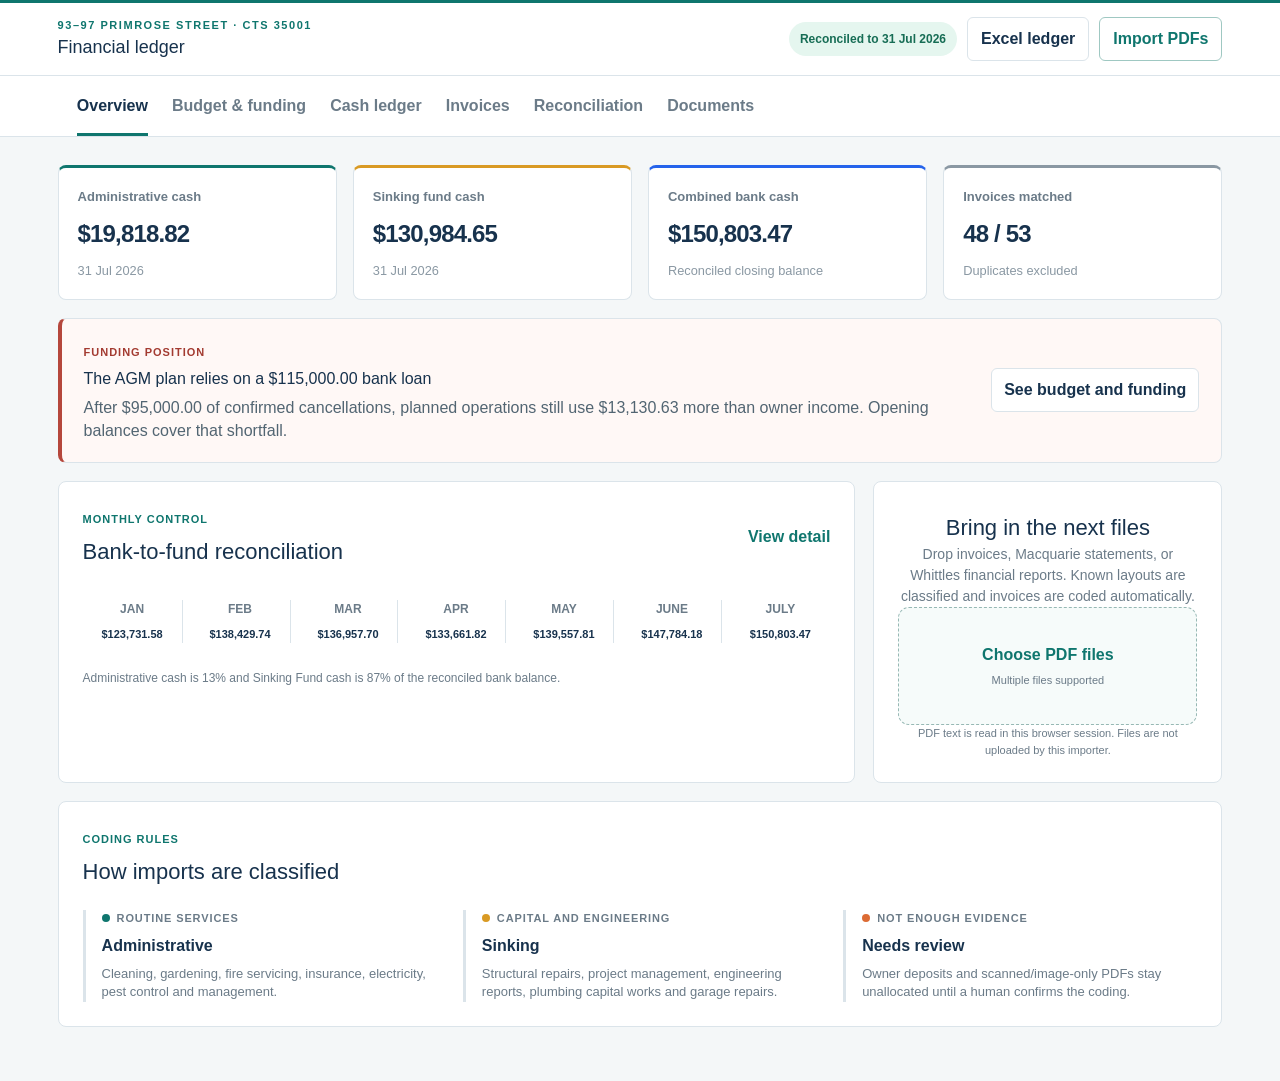
<file: index.html>
<!DOCTYPE html><html lang="en"><head><meta charSet="utf-8"/><meta name="viewport" content="width=device-width, initial-scale=1"/><link rel="stylesheet" href="/_next/static/css/index.BSUaLO3h.css" data-rsc-css-href="/_next/static/css/index.BSUaLO3h.css" data-precedence="vite-rsc/importer-resources"/><link rel="modulepreload" fetchPriority="low" href="/_next/static/chunks/index-C8tjTzdc.js"/><script src="/_next/static/chunks/rolldown-runtime-C60lm6uB.js" type="module" async=""></script><script src="/_next/static/chunks/framework-BgSIrAUN.js" type="module" async=""></script><link rel="modulepreload" href="/_next/static/chunks/layout-segment-context-CcxpTZ3N.js" crossorigin=""/><link rel="modulepreload" href="/_next/static/chunks/page-TRS8SsIN.js" crossorigin=""/><title>CTS 35001 Financial Ledger</title><meta name="description" content="Reconciled body corporate invoice, fund and bank-statement ledger."/><script>Object.assign(((self[Symbol.for("vinext.navigationRuntime")]??={bootstrap:{routeManifest:null},functions:{}}).bootstrap.rsc??={rsc:[]}),{params:{},nav:{"pathname":"/","searchParams":[]}})</script><link rel="modulepreload" href="/_next/static/chunks/index-C8tjTzdc.js" />
<link rel="preload" href="/_next/static/_vinext_fonts/geist-8ac0455e797f/geist-98bbbccb.woff2" as="font" type="font/woff2" crossorigin />
<link rel="preload" href="/_next/static/_vinext_fonts/geist-mono-00e989178794/geist-mono-013b2f2f.woff2" as="font" type="font/woff2" crossorigin />
<style data-vinext-fonts>/* cyrillic-ext */
@font-face {
  font-family: 'Geist';
  font-style: normal;
  font-weight: 100 900;
  font-display: swap;
  src: url(/_next/static/_vinext_fonts/geist-8ac0455e797f/geist-ff2310f5.woff2) format('woff2');
  unicode-range: U+0460-052F, U+1C80-1C8A, U+20B4, U+2DE0-2DFF, U+A640-A69F, U+FE2E-FE2F;
}
/* cyrillic */
@font-face {
  font-family: 'Geist';
  font-style: normal;
  font-weight: 100 900;
  font-display: swap;
  src: url(/_next/static/_vinext_fonts/geist-8ac0455e797f/geist-875ccdd4.woff2) format('woff2');
  unicode-range: U+0301, U+0400-045F, U+0490-0491, U+04B0-04B1, U+2116;
}
/* vietnamese */
@font-face {
  font-family: 'Geist';
  font-style: normal;
  font-weight: 100 900;
  font-display: swap;
  src: url(/_next/static/_vinext_fonts/geist-8ac0455e797f/geist-52306abf.woff2) format('woff2');
  unicode-range: U+0102-0103, U+0110-0111, U+0128-0129, U+0168-0169, U+01A0-01A1, U+01AF-01B0, U+0300-0301, U+0303-0304, U+0308-0309, U+0323, U+0329, U+1EA0-1EF9, U+20AB;
}
/* latin-ext */
@font-face {
  font-family: 'Geist';
  font-style: normal;
  font-weight: 100 900;
  font-display: swap;
  src: url(/_next/static/_vinext_fonts/geist-8ac0455e797f/geist-001175b1.woff2) format('woff2');
  unicode-range: U+0100-02BA, U+02BD-02C5, U+02C7-02CC, U+02CE-02D7, U+02DD-02FF, U+0304, U+0308, U+0329, U+1D00-1DBF, U+1E00-1E9F, U+1EF2-1EFF, U+2020, U+20A0-20AB, U+20AD-20C0, U+2113, U+2C60-2C7F, U+A720-A7FF;
}
/* latin */
@font-face {
  font-family: 'Geist';
  font-style: normal;
  font-weight: 100 900;
  font-display: swap;
  src: url(/_next/static/_vinext_fonts/geist-8ac0455e797f/geist-98bbbccb.woff2) format('woff2');
  unicode-range: U+0000-00FF, U+0131, U+0152-0153, U+02BB-02BC, U+02C6, U+02DA, U+02DC, U+0304, U+0308, U+0329, U+2000-206F, U+20AC, U+2122, U+2191, U+2193, U+2212, U+2215, U+FEFF, U+FFFD;
}

@font-face {
  font-family: 'Geist Fallback';
  src: local("Arial");
  ascent-override: 95.94%;
  descent-override: 28.16%;
  line-gap-override: 0.00%;
  size-adjust: 104.76%;
}

.__font_geist_19ysh9d { font-family: 'Geist', 'Geist Fallback'; font-style: normal; }

.__variable_geist_19ysh9d { --font-geist-sans: 'Geist', 'Geist Fallback'; }

/* cyrillic-ext */
@font-face {
  font-family: 'Geist Mono';
  font-style: normal;
  font-weight: 100 900;
  font-display: swap;
  src: url(/_next/static/_vinext_fonts/geist-mono-00e989178794/geist-mono-f6b33328.woff2) format('woff2');
  unicode-range: U+0460-052F, U+1C80-1C8A, U+20B4, U+2DE0-2DFF, U+A640-A69F, U+FE2E-FE2F;
}
/* cyrillic */
@font-face {
  font-family: 'Geist Mono';
  font-style: normal;
  font-weight: 100 900;
  font-display: swap;
  src: url(/_next/static/_vinext_fonts/geist-mono-00e989178794/geist-mono-44e03052.woff2) format('woff2');
  unicode-range: U+0301, U+0400-045F, U+0490-0491, U+04B0-04B1, U+2116;
}
/* symbols2 */
@font-face {
  font-family: 'Geist Mono';
  font-style: normal;
  font-weight: 100 900;
  font-display: swap;
  src: url(/_next/static/_vinext_fonts/geist-mono-00e989178794/geist-mono-0638449e.woff2) format('woff2');
  unicode-range: U+2000-2001, U+2004-2008, U+200A, U+23B8-23BD, U+2500-259F;
}
/* vietnamese */
@font-face {
  font-family: 'Geist Mono';
  font-style: normal;
  font-weight: 100 900;
  font-display: swap;
  src: url(/_next/static/_vinext_fonts/geist-mono-00e989178794/geist-mono-971fb274.woff2) format('woff2');
  unicode-range: U+0102-0103, U+0110-0111, U+0128-0129, U+0168-0169, U+01A0-01A1, U+01AF-01B0, U+0300-0301, U+0303-0304, U+0308-0309, U+0323, U+0329, U+1EA0-1EF9, U+20AB;
}
/* latin-ext */
@font-face {
  font-family: 'Geist Mono';
  font-style: normal;
  font-weight: 100 900;
  font-display: swap;
  src: url(/_next/static/_vinext_fonts/geist-mono-00e989178794/geist-mono-44745446.woff2) format('woff2');
  unicode-range: U+0100-02BA, U+02BD-02C5, U+02C7-02CC, U+02CE-02D7, U+02DD-02FF, U+0304, U+0308, U+0329, U+1D00-1DBF, U+1E00-1E9F, U+1EF2-1EFF, U+2020, U+20A0-20AB, U+20AD-20C0, U+2113, U+2C60-2C7F, U+A720-A7FF;
}
/* latin */
@font-face {
  font-family: 'Geist Mono';
  font-style: normal;
  font-weight: 100 900;
  font-display: swap;
  src: url(/_next/static/_vinext_fonts/geist-mono-00e989178794/geist-mono-013b2f2f.woff2) format('woff2');
  unicode-range: U+0000-00FF, U+0131, U+0152-0153, U+02BB-02BC, U+02C6, U+02DA, U+02DC, U+0304, U+0308, U+0329, U+2000-206F, U+20AC, U+2122, U+2191, U+2193, U+2212, U+2215, U+FEFF, U+FFFD;
}

@font-face {
  font-family: 'Geist Mono Fallback';
  src: local("Arial");
  ascent-override: 74.67%;
  descent-override: 21.92%;
  line-gap-override: 0.00%;
  size-adjust: 134.59%;
}

.__font_geist_mono_1001rt9 { font-family: 'Geist Mono', 'Geist Mono Fallback'; font-style: normal; }

.__variable_geist_mono_1001rt9 { --font-geist-mono: 'Geist Mono', 'Geist Mono Fallback'; }
</style>
</head><body class="__variable_geist_19ysh9d __variable_geist_mono_1001rt9 antialiased"><main class="loading"><span>Preparing reconciled ledger…</span></main><script type="module" src="/_next/static/chunks/index-C8tjTzdc.js" id="_R_" async=""></script><script>((self[Symbol.for("vinext.navigationRuntime")]??={bootstrap:{routeManifest:null},functions:{}}).bootstrap.rsc??={rsc:[]}).rsc.push("2:I[\"48913baa60ea\",[],\"Children\",1]\n")</script><script>((self[Symbol.for("vinext.navigationRuntime")]??={bootstrap:{routeManifest:null},functions:{}}).bootstrap.rsc??={rsc:[]}).rsc.push("3:I[\"0b63d72dce85\",[],\"GlobalErrorBoundary\",1]\n")</script><script>((self[Symbol.for("vinext.navigationRuntime")]??={bootstrap:{routeManifest:null},functions:{}}).bootstrap.rsc??={rsc:[]}).rsc.push("4:I[\"2e7a74b14406\",[],\"default\",1]\n")</script><script>((self[Symbol.for("vinext.navigationRuntime")]??={bootstrap:{routeManifest:null},functions:{}}).bootstrap.rsc??={rsc:[]}).rsc.push("5:I[\"0b63d72dce85\",[],\"ErrorBoundary\",1]\n")</script><script>((self[Symbol.for("vinext.navigationRuntime")]??={bootstrap:{routeManifest:null},functions:{}}).bootstrap.rsc??={rsc:[]}).rsc.push("6:I[\"11960209a8f5\",[],\"LayoutSegmentProvider\",1]\n")</script><script>((self[Symbol.for("vinext.navigationRuntime")]??={bootstrap:{routeManifest:null},functions:{}}).bootstrap.rsc??={rsc:[]}).rsc.push("7:I[\"48913baa60ea\",[],\"Slot\",1]\n")</script><script>((self[Symbol.for("vinext.navigationRuntime")]??={bootstrap:{routeManifest:null},functions:{}}).bootstrap.rsc??={rsc:[]}).rsc.push("8:I[\"787b601c93ac\",[],\"AppRouterScrollTarget\",1]\n")</script><script>((self[Symbol.for("vinext.navigationRuntime")]??={bootstrap:{routeManifest:null},functions:{}}).bootstrap.rsc??={rsc:[]}).rsc.push("9:I[\"0b63d72dce85\",[],\"RedirectBoundary\",1]\n")</script><script>((self[Symbol.for("vinext.navigationRuntime")]??={bootstrap:{routeManifest:null},functions:{}}).bootstrap.rsc??={rsc:[]}).rsc.push(":HL[\"/_next/static/css/index.BSUaLO3h.css\",\"style\"     ]\n")</script><script>((self[Symbol.for("vinext.navigationRuntime")]??={bootstrap:{routeManifest:null},functions:{}}).bootstrap.rsc??={rsc:[]}).rsc.push("0:{\"__route\":\"route:/\",\"__interceptionContext\":null,\"__layoutIds\":[\"layout:/\"],\"__rootLayout\":\"/\",\"__sourcePage\":\"/page\",\"page:/\":\"$L1\",\"layout:/\":[[[[\"$\",\"link\",\"css:/_next/static/css/index.BSUaLO3h.css\",{\"rel\":\"stylesheet\",\"precedence\":\"vite-rsc/importer-resources\",\"href\":\"/_next/static/css/index.BSUaLO3h.css\",\"data-rsc-css-href\":\"/_next/static/css/index.BSUaLO3h.css\"}],\"$undefined\"],[\"$\",\"html\",null,{\"lang\":\"en\",\"children\":[\"$\",\"body\",null,{\"className\":\"__variable_geist_19ysh9d __variable_geist_mono_1001rt9 antialiased\",\"children\":[\"$\",\"$L2\",null,{}]}]}]],null],\"route:/\":[[[\"$\",\"meta\",null,{\"charSet\":\"utf-8\"}],[[\"$\",\"title\",\"0\",{\"children\":\"CTS 35001 Financial Ledger\"}],[\"$\",\"meta\",\"1\",{\"name\":\"description\",\"content\":\"Reconciled body corporate invoice, fund and bank-statement ledger.\"}]],[[\"$\",\"meta\",\"0\",{\"name\":\"viewport\",\"content\":\"width=device-width, initial-scale=1\"}]]],[\"$\",\"$L3\",null,{\"fallback\":\"$4\",\"children\":[\"$\",\"$L5\",null,{\"fallback\":\"$4\",\"children\":[\"$\",\"$L6\",null,{\"providerId\":\"layout:/\",\"segmentMap\":{\"children\":[]},\"children\":[\"$\",\"$L7\",null,{\"id\":\"layout:/\",\"parallelSlots\":\"$undefined\",\"children\":[\"$\",\"$L8\",null,{\"children\":[\"$\",\"$L9\",null,{\"children\":[[\"$\",\"$L6\",null,{\"providerId\":\"page:/\",\"segmentMap\":{\"children\":[\"__PAGE__\"]},\"children\":[\"$\",\"$L7\",null,{\"id\":\"page:/\"}]}],null]}]}]}]}]}]}],null,null],\"__layoutFlags\":{\"layout:/\":\"s\"},\"__artifactCompatibility\":{\"schemaVersion\":1,\"graphVersion\":\"app-route-graph:1177fd80f83fa7b0\",\"deploymentVersion\":\"288502f6-641b-46a4-9162-d0debb09c847\",\"appElementsSchemaVersion\":1,\"rscPayloadSchemaVersion\":1,\"rootBoundaryId\":\"/\",\"renderEpoch\":null},\"__renderObservation\":{\"schemaVersion\":1,\"output\":{\"kind\":\"app-rsc\",\"mountedSlotsFingerprint\":null,\"renderEpoch\":null,\"rootBoundaryId\":\"/\",\"routeId\":\"route:/\"},\"completeness\":\"partial\",\"boundaryOutcome\":{\"kind\":\"unknown\"},\"requestApis\":[{\"kind\":\"connection\",\"status\":\"unknown\"},{\"kind\":\"cookies\",\"status\":\"unknown\"},{\"kind\":\"draftMode\",\"status\":\"unknown\"},{\"kind\":\"headers\",\"status\":\"unknown\"},{\"kind\":\"params\",\"status\":\"unknown\"},{\"kind\":\"searchParams\",\"status\":\"unknown\"}],\"dynamicFetches\":[],\"cacheTags\":[\"/\",\"_N_T_/\",\"_N_T_/index\",\"_N_T_/layout\",\"_N_T_/page\"],\"pathTags\":[\"/\"],\"cacheability\":\"unknown\",\"downgrade\":{\"target\":\"freshRender\",\"reasons\":[{\"code\":\"CP_DOWNGRADE_CACHEABILITY_UNKNOWN\",\"target\":\"freshRender\"},{\"code\":\"CP_DOWNGRADE_INCOMPLETE_OBSERVATION\",\"completeness\":\"partial\",\"target\":\"freshRender\"},{\"code\":\"CP_DOWNGRADE_UNKNOWN_REQUEST_API\",\"requestApi\":\"connection\",\"target\":\"freshRender\"},{\"code\":\"CP_DOWNGRADE_UNKNOWN_REQUEST_API\",\"requestApi\":\"cookies\",\"target\":\"freshRender\"},{\"code\":\"CP_DOWNGRADE_UNKNOWN_REQUEST_API\",\"requestApi\":\"draftMode\",\"target\":\"freshRender\"},{\"code\":\"CP_DOWNGRADE_UNKNOWN_REQUEST_API\",\"requestApi\":\"headers\",\"target\":\"freshRender\"},{\"code\":\"CP_DOWNGRADE_UNKNOWN_REQUEST_API\",\"requestApi\":\"params\",\"target\":\"freshRender\"},{\"code\":\"CP_DOWNGRADE_UNKNOWN_REQUEST_API\",\"requestApi\":\"searchParams\",\"target\":\"freshRender\"}],\"fallback\":{\"kind\":\"breakerFallback\",\"code\":\"CP_PRIVATE_DYNAMIC_DOWNGRADE\",\"mode\":\"renderFresh\",\"scope\":\"affectedOutput\",\"fields\":{\"reasonCodes\":[\"CP_DOWNGRADE_CACHEABILITY_UNKNOWN\",\"CP_DOWNGRADE_INCOMPLETE_OBSERVATION\",\"CP_DOWNGRADE_UNKNOWN_REQUEST_API\",\"CP_DOWNGRADE_UNKNOWN_REQUEST_API\",\"CP_DOWNGRADE_UNKNOWN_REQUEST_API\",\"CP_DOWNGRADE_UNKNOWN_REQUEST_API\",\"CP_DOWNGRADE_UNKNOWN_REQUEST_API\",\"CP_DOWNGRADE_UNKNOWN_REQUEST_API\"],\"target\":\"freshRender\"}},\"isPublicCacheCandidate\":false}}}\n")</script><script>((self[Symbol.for("vinext.navigationRuntime")]??={bootstrap:{routeManifest:null},functions:{}}).bootstrap.rsc??={rsc:[]}).rsc.push("a:I[\"6efdf509a785\",[],\"default\",1]\n")</script><script>((self[Symbol.for("vinext.navigationRuntime")]??={bootstrap:{routeManifest:null},functions:{}}).bootstrap.rsc??={rsc:[]}).rsc.push("1:[\"$\",\"$La\",null,{\"params\":\"$@b\",\"searchParams\":\"$@c\"}]\n")</script><script>((self[Symbol.for("vinext.navigationRuntime")]??={bootstrap:{routeManifest:null},functions:{}}).bootstrap.rsc??={rsc:[]}).rsc.push("b:{}\n")</script><script>((self[Symbol.for("vinext.navigationRuntime")]??={bootstrap:{routeManifest:null},functions:{}}).bootstrap.rsc??={rsc:[]}).rsc.push("c:{}\n")</script><script>Object.assign(((self[Symbol.for("vinext.navigationRuntime")]??={bootstrap:{routeManifest:null},functions:{}}).bootstrap.rsc??={rsc:[]}),{"initialCacheKind":"dynamic"});((self[Symbol.for("vinext.navigationRuntime")]??={bootstrap:{routeManifest:null},functions:{}}).bootstrap.rsc??={rsc:[]}).done=true</script></body></html>
</file>
<file: _next/static/css/index.BSUaLO3h.css>
/*! tailwindcss v4.2.1 | MIT License | https://tailwindcss.com */
@layer properties{@supports (((-webkit-hyphens:none)) and (not (margin-trim:inline))) or ((-moz-orient:inline) and (not (color:rgb(from red r g b)))){*,:before,:after{--tw-border-style:solid}::backdrop{--tw-border-style:solid}}}@layer theme{:root,:host{--font-sans:ui-sans-serif, system-ui, sans-serif, "Apple Color Emoji", "Segoe UI Emoji", "Segoe UI Symbol", "Noto Color Emoji";--font-mono:ui-monospace, SFMono-Regular, Menlo, Monaco, Consolas, "Liberation Mono", "Courier New", monospace;--spacing:.25rem;--default-font-family:var(--font-sans);--default-mono-font-family:var(--font-mono)}}@layer base{*,:after,:before{box-sizing:border-box;border:0 solid;margin:0;padding:0}::backdrop{box-sizing:border-box;border:0 solid;margin:0;padding:0}::file-selector-button{box-sizing:border-box;border:0 solid;margin:0;padding:0}html,:host{-webkit-text-size-adjust:100%;tab-size:4;line-height:1.5;font-family:var(--default-font-family,ui-sans-serif, system-ui, sans-serif, "Apple Color Emoji", "Segoe UI Emoji", "Segoe UI Symbol", "Noto Color Emoji");font-feature-settings:var(--default-font-feature-settings,normal);font-variation-settings:var(--default-font-variation-settings,normal);-webkit-tap-highlight-color:transparent}hr{height:0;color:inherit;border-top-width:1px}abbr:where([title]){-webkit-text-decoration:underline dotted;text-decoration:underline dotted}h1,h2,h3,h4,h5,h6{font-size:inherit;font-weight:inherit}a{color:inherit;-webkit-text-decoration:inherit;-webkit-text-decoration:inherit;-webkit-text-decoration:inherit;-webkit-text-decoration:inherit;text-decoration:inherit}b,strong{font-weight:bolder}code,kbd,samp,pre{font-family:var(--default-mono-font-family,ui-monospace, SFMono-Regular, Menlo, Monaco, Consolas, "Liberation Mono", "Courier New", monospace);font-feature-settings:var(--default-mono-font-feature-settings,normal);font-variation-settings:var(--default-mono-font-variation-settings,normal);font-size:1em}small{font-size:80%}sub,sup{vertical-align:baseline;font-size:75%;line-height:0;position:relative}sub{bottom:-.25em}sup{top:-.5em}table{text-indent:0;border-color:inherit;border-collapse:collapse}:-moz-focusring{outline:auto}progress{vertical-align:baseline}summary{display:list-item}ol,ul,menu{list-style:none}img,svg,video,canvas,audio,iframe,embed,object{vertical-align:middle;display:block}img,video{max-width:100%;height:auto}button,input,select,optgroup,textarea{font:inherit;font-feature-settings:inherit;font-variation-settings:inherit;letter-spacing:inherit;color:inherit;opacity:1;background-color:#0000;border-radius:0}::file-selector-button{font:inherit;font-feature-settings:inherit;font-variation-settings:inherit;letter-spacing:inherit;color:inherit;opacity:1;background-color:#0000;border-radius:0}:where(select:is([multiple],[size])) optgroup{font-weight:bolder}:where(select:is([multiple],[size])) optgroup option{padding-inline-start:20px}::file-selector-button{margin-inline-end:4px}::placeholder{opacity:1}@supports (not ((-webkit-appearance:-apple-pay-button))) or (contain-intrinsic-size:1px){::placeholder{color:currentColor}@supports (color:color-mix(in lab, red, red)){::placeholder{color:color-mix(in oklab, currentcolor 50%, transparent)}}}textarea{resize:vertical}::-webkit-search-decoration{-webkit-appearance:none}::-webkit-date-and-time-value{min-height:1lh;text-align:inherit}::-webkit-datetime-edit{display:inline-flex}::-webkit-datetime-edit-fields-wrapper{padding:0}::-webkit-datetime-edit{padding-block:0}::-webkit-datetime-edit-year-field{padding-block:0}::-webkit-datetime-edit-month-field{padding-block:0}::-webkit-datetime-edit-day-field{padding-block:0}::-webkit-datetime-edit-hour-field{padding-block:0}::-webkit-datetime-edit-minute-field{padding-block:0}::-webkit-datetime-edit-second-field{padding-block:0}::-webkit-datetime-edit-millisecond-field{padding-block:0}::-webkit-datetime-edit-meridiem-field{padding-block:0}::-webkit-calendar-picker-indicator{line-height:1}:-moz-ui-invalid{box-shadow:none}button,input:where([type=button],[type=reset],[type=submit]){-webkit-appearance:button;appearance:button}::file-selector-button{-webkit-appearance:button;appearance:button}::-webkit-inner-spin-button{height:auto}::-webkit-outer-spin-button{height:auto}[hidden]:where(:not([hidden=until-found])){display:none!important}}@layer components;@layer utilities{.visible{visibility:visible}.relative{position:relative}.static{position:static}.start{inset-inline-start:var(--spacing)}.end{inset-inline-end:var(--spacing)}.hidden{display:none}.table{display:table}.border{border-style:var(--tw-border-style);border-width:1px}.italic{font-style:italic}.antialiased{-webkit-font-smoothing:antialiased;-moz-osx-font-smoothing:grayscale}}:root{--navy:#17324d;--navy-2:#10283f;--teal:#0f766e;--teal-soft:#e8f5f2;--blue:#2563eb;--gold:#d99a24;--gold-soft:#fff4d6;--ink:#243342;--muted:#6b7b88;--line:#dbe4ea;--paper:#f4f7f8;--white:#fff;--danger:#b45309}*{box-sizing:border-box}body{background:var(--paper);color:var(--ink);margin:0;font-family:Arial,Helvetica,sans-serif}button,input,select{font:inherit}button{cursor:pointer}main{min-height:100vh}.loading{color:var(--navy);place-items:center;font-weight:700;display:grid}.topbar{background:var(--white);border-top:3px solid var(--teal);border-bottom:1px solid var(--line);z-index:20;justify-content:space-between;align-items:center;gap:24px;height:76px;padding:0 4.5vw;display:flex;position:sticky;top:0}.brand{align-items:center;gap:12px;display:flex}.brand p,.brand h1{margin:0}.brand p{color:var(--teal);letter-spacing:.14em;text-transform:uppercase;font-size:11px;font-weight:800}.brand h1{color:var(--navy);font-size:18px}.header-actions{align-items:center;gap:10px;display:flex}.button{border:1px solid var(--line);white-space:nowrap;border-radius:6px;justify-content:center;align-items:center;gap:8px;padding:9px 13px;font-weight:600;text-decoration:none;display:inline-flex}.button.primary{color:var(--teal);background:#fff;border-color:#9fc8c2}.button.secondary{color:var(--navy);background:#fff}.reconciled{border-radius:999px;align-items:center;gap:7px;padding:8px 11px;font-size:12px;font-weight:800;display:flex}.reconciled.pass{color:#176d55;background:#e5f6ef}.reconciled.fail{color:#9a3412;background:#fff0e5}.eyebrow{color:var(--teal);text-transform:uppercase;letter-spacing:.13em;font-size:11px;font-weight:800}.tabs{border-bottom:1px solid var(--line);background:#fff;gap:28px;padding:0 6vw;display:flex}.tabs button{color:var(--muted);background:0 0;border:0;border-bottom:3px solid #0000;padding:18px 0 15px;font-weight:700}.tabs button.active{color:var(--navy);border-bottom-color:var(--teal)}.content{width:min(1460px,91vw);margin:28px auto 54px}.notice{color:#176d55;background:#e7f6ef;border-radius:10px;align-items:center;gap:9px;width:min(1460px,91vw);margin:18px auto -8px;padding:12px 15px;font-size:13px;font-weight:700;display:flex}.kpis{grid-template-columns:repeat(4,1fr);gap:16px;display:grid}.kpi{border:1px solid var(--line);background:#fff;border-radius:14px;justify-content:space-between;min-height:145px;padding:22px;display:flex;box-shadow:0 7px 25px #17324d0b}.kpi.admin{border-top:3px solid var(--teal)}.kpi.sinking{border-top:3px solid var(--gold)}.kpi.combined{border-top:3px solid var(--blue)}.kpi.invoices{border-top:3px solid #8a98a3}.kpi div{flex-direction:column;gap:9px;display:flex}.kpi span{color:var(--muted);font-size:13px;font-weight:700}.kpi strong{letter-spacing:-.035em;color:var(--navy);font-size:28px}.kpi small{color:#8a98a3}.kpi svg{box-sizing:content-box;border-radius:10px;width:23px;height:23px;padding:10px}.kpi.admin svg{background:var(--teal-soft);color:var(--teal)}.kpi.sinking svg{background:var(--gold-soft);color:#b87912}.kpi.combined svg{color:var(--blue);background:#e9efff}.kpi.invoices svg{color:#7950a7;background:#f1ecf9}.overview-grid{grid-template-columns:minmax(0,1.6fr) minmax(320px,.7fr);gap:18px;margin-top:18px;display:grid}.panel{border:1px solid var(--line);background:#fff;border-radius:14px;padding:24px;box-shadow:0 7px 25px #17324d0a}.panel-head,.section-title,.table-toolbar{justify-content:space-between;align-items:center;gap:20px;display:flex}.panel h3,.table-page h3,.section-title h3{color:var(--navy);margin:5px 0 0;font-size:22px}.panel-head button{color:var(--teal);background:0 0;border:0;font-weight:800}.month-strip{grid-template-columns:repeat(7,1fr);gap:8px;margin:32px 0 26px;display:grid}.month-strip div{text-align:center;border-right:1px solid var(--line);flex-direction:column;align-items:center;gap:8px;display:flex}.month-strip div:last-child{border:0}.month-strip span{color:var(--muted);text-transform:uppercase;font-size:12px;font-weight:800}.month-strip svg{color:#1f9a77;width:20px}.month-strip small{color:var(--navy);font-size:11px;font-weight:700}.balance-bar{color:#fff;border-radius:9px;height:54px;font-size:12px;font-weight:800;display:flex;overflow:hidden}.balance-bar div{justify-content:center;align-items:center;min-width:90px;display:flex}.balance-bar div:first-child{background:var(--teal)}.balance-bar div:last-child{background:var(--gold)}.levy-answer{border:1px solid var(--line);background:#fff;border-radius:8px;grid-template-columns:1fr auto;align-items:center;gap:18px;margin-top:18px;padding:20px 22px;display:grid}.levy-answer h3{color:var(--navy);margin:4px 0 5px}.levy-answer p{color:#526572;margin:0;line-height:1.45}.levy-answer button{border:1px solid var(--line);color:var(--navy);background:#fff;border-radius:6px;padding:9px 12px;font-weight:700}.budget-page{flex-direction:column;gap:18px;display:flex}.report-title{padding:8px 2px 2px}.report-title h2{color:var(--navy);letter-spacing:-.035em;margin:7px 0 8px;font-size:34px}.report-title p{color:var(--muted);margin:0}.executive-summary{background:var(--navy);color:#fff;border-radius:14px;padding:25px 28px}.executive-summary h3{margin:0 0 14px;font-size:20px}.executive-summary ul{color:#d8e4eb;gap:11px;margin:0;padding-left:20px;line-height:1.5;display:grid}.executive-summary strong{color:#fff}.budget-grid{grid-template-columns:minmax(0,1.35fr) minmax(300px,.65fr);gap:18px;display:grid}.outstanding-total{color:var(--navy);letter-spacing:-.04em;margin:28px 0 13px;font-size:38px;font-weight:800}.outstanding-bar{background:#e9eef1;border-radius:7px;height:28px;display:flex;overflow:hidden}.outstanding-bar .scheduled,.bar-legend i.scheduled{background:var(--blue)}.outstanding-bar .extra,.bar-legend i.extra{background:#e58a35}.bar-legend{grid-template-columns:1fr 1fr;gap:12px;margin:14px 0;display:grid}.bar-legend span{color:var(--muted);grid-template-columns:auto 1fr;gap:2px 8px;font-size:12px;display:grid}.bar-legend i{border-radius:2px;grid-row:1/span 2;width:9px;height:9px;margin-top:3px}.bar-legend strong{color:var(--navy)}.evidence-note{color:var(--muted);margin:16px 0 0;font-size:12px;line-height:1.5}.levy-card svg{color:var(--teal)}.levy-card dl{margin:22px 0 0}.levy-card dl div{border-bottom:1px solid var(--line);justify-content:space-between;gap:15px;padding:11px 0;display:flex}.levy-card dt{color:var(--muted)}.levy-card dd{color:var(--navy);margin:0;font-weight:800}.lot-audit>p{color:var(--muted);line-height:1.5}.lot-grid{grid-template-columns:repeat(11,1fr);gap:8px;margin-top:18px;display:grid}.lot-grid div{border:1px solid var(--line);text-align:center;background:#f8fafb;border-radius:9px;padding:12px 8px}.lot-grid span,.lot-grid small{color:var(--muted);font-size:10px;display:block}.lot-grid strong{color:var(--teal);margin:5px 0;font-size:11px;display:block}.table-wrap.static{max-height:none;margin:22px -24px 0}.budget-variance td:last-child{min-width:260px;color:var(--muted);line-height:1.45}.next-step{color:#9a5d0a;background:#fff7e8;border:1px solid #efd19e;border-radius:12px;align-items:flex-start;gap:13px;padding:18px 20px;display:flex}.next-step p{color:#604d2f;margin:4px 0 0;line-height:1.5}.import-card{text-align:center}.import-icon{background:var(--teal-soft);width:48px;height:48px;color:var(--teal);border-radius:12px;place-items:center;margin:0 auto 14px;display:grid}.import-card p{color:var(--muted);font-size:14px;line-height:1.5}.dropzone{width:100%;min-height:118px;color:var(--teal);background:#f6fbfa;border:1.5px dashed #96b8b4;border-radius:11px;flex-direction:column;justify-content:center;align-items:center;gap:5px;display:flex}.dropzone span{color:var(--muted);font-size:11px}.privacy{font-size:11px!important}.rules{margin-top:18px}.rule-grid{grid-template-columns:repeat(3,1fr);gap:26px;margin-top:22px;display:grid}.rule-grid>div{border-left:3px solid var(--line);color:var(--muted);text-transform:uppercase;letter-spacing:.08em;padding-left:16px;font-size:11px;font-weight:800}.rule-grid h4{color:var(--navy);text-transform:none;letter-spacing:0;margin:7px 0;font-size:16px}.rule-grid p{text-transform:none;letter-spacing:0;margin:0;font-size:13px;font-weight:400;line-height:1.45}.dot{border-radius:50%;width:8px;height:8px;margin-right:7px;display:inline-block}.admin-dot{background:var(--teal)}.sinking-dot{background:var(--gold)}.review-dot{background:#dc6b34}.spending-kpis{grid-template-columns:repeat(4,1fr);gap:14px;display:grid}.spending-kpis .panel{flex-direction:column;gap:8px;min-height:118px;display:flex}.spending-kpis strong{color:var(--navy);letter-spacing:-.025em;font-size:25px}.spending-kpis small{color:var(--muted)}.spending-kpis .good{background:#f5faf8}.spending-kpis .review{background:#fffaf0}.underspend-grid{grid-template-columns:repeat(3,1fr);gap:9px;margin-top:18px;display:grid}.underspend-grid div{border:1px solid var(--line);border-radius:7px;flex-direction:column;gap:5px;padding:13px;display:flex}.underspend-grid span{color:var(--muted);font-size:12px}.underspend-grid strong{color:var(--navy)}.underspend-grid small{color:#82909a}.funding-warning,.deficit-summary{background:#fff8f6!important;border-left:4px solid #b5473c!important}.funding-warning .eyebrow{color:#a33b31}.deficit-summary p{color:#6e514d;margin:16px 0 0;font-size:12px}.spending-kpis .deficit{background:#fff7f5;border-color:#e9c7c1}.spending-kpis .deficit strong{color:#9f352b}.fund-bridges,.agm-line-grid{grid-template-columns:1fr 1fr;gap:18px;margin-top:20px;display:grid}.fund-bridges section,.agm-line-grid section{border:1px solid var(--line);background:#fff;border-radius:8px;padding:18px}.fund-bridges h4,.agm-line-grid h4{color:var(--navy);margin:0 0 12px}.fund-bridges dl{margin:0}.fund-bridges dl div{border-bottom:1px solid #edf1f3;justify-content:space-between;gap:15px;padding:9px 0;display:flex}.fund-bridges dd{margin:0;font-weight:700}.deficit-line{color:#982f26;background:#fff0ed;font-weight:800}.cancelled-line,.positive-line{color:#196a55;background:#eef8f4;font-weight:800}.agm-line-grid table{border-collapse:collapse;width:100%}.agm-line-grid th,.agm-line-grid td{text-align:left;border-bottom:1px solid #edf1f3;padding:8px}.agm-line-grid th:last-child,.agm-line-grid td:last-child{text-align:right}.agm-line-grid .total-row{background:#f1f5f7;font-weight:800}.agm-line-grid .total-row td{border-top:2px solid var(--navy);border-bottom:3px double var(--navy)}.cancelled-row{color:#55716a;background:#eef8f4}.cancelled-row td{text-decoration:line-through}.cancelled-row td:first-child{text-decoration:none}.fund-account{overflow:hidden;padding:0!important}.fund-account>header{border-bottom:1px solid var(--line);background:#f7f9fa;justify-content:space-between;align-items:baseline;padding:18px 20px;display:flex}.fund-account>header h4{margin:0}.fund-account>header span{color:var(--muted);text-transform:uppercase;letter-spacing:.06em;font-size:11px}.account-group{padding:17px 20px 7px}.account-group+.account-group{border-top:1px solid var(--line)}.account-group h5{color:#62727d;text-transform:uppercase;letter-spacing:.08em;margin:0 0 7px;font-size:11px}.fund-bridges .account-group dl div{padding:7px 0}.fund-bridges .subtotal{color:var(--navy);background:#f1f5f7;margin-top:5px;font-weight:800;border-top:2px solid var(--navy)!important;border-bottom:3px double var(--navy)!important;padding:10px 7px!important}.financing{background:#fff8e8}.financing h5{color:#88620d}.account-result{border-radius:6px;grid-template-columns:1fr auto;gap:3px 12px;margin:10px 20px 4px;padding:14px 15px;display:grid}.account-result strong{font-size:19px}.account-result small{color:#73524e;grid-column:1/-1;font-weight:400}.cash-walk{border-top:1px solid var(--line);background:#f8fafb;margin-top:14px}.cash-walk .positive-line{margin:4px -6px 0;padding-left:6px!important;padding-right:6px!important}.budget-year-title{border-bottom:3px solid var(--teal);padding:20px 0 18px}.budget-year-title h3{letter-spacing:.01em;color:var(--navy);margin:5px 0 6px;font-size:28px}.budget-year-title p{color:var(--muted);margin:0}.budget-detail-title{background:var(--navy);color:#fff;margin:30px 0 -4px;padding:14px 18px}.budget-detail-title span{letter-spacing:.09em;color:#9bd7d0;font-size:11px}.budget-detail-title h3{color:#fff;margin:4px 0 0;font-size:19px}.content{width:min(1320px,91vw)}.panel,.kpi,.table-page,.levy-answer,.executive-summary{box-shadow:none;border-radius:8px}.kpi{min-height:122px;padding:19px}.kpi strong{font-size:24px}.kpi svg{padding:4px;background:0 0!important}.executive-summary{color:var(--ink);border:1px solid var(--line);background:#fff}.executive-summary h3,.executive-summary strong{color:var(--navy)}.executive-summary ul{color:var(--ink)}.eyebrow{letter-spacing:.09em}.tabs{gap:24px}.table-page{border:1px solid var(--line);background:#fff;border-radius:14px;overflow:hidden}.table-toolbar,.section-title{border-bottom:1px solid var(--line);padding:22px 24px}.section-title p{color:var(--muted);margin:7px 0 0}.filters{align-items:center;gap:10px;display:flex}.filters label{border:1px solid var(--line);border-radius:9px;align-items:center;gap:8px;padding:9px 11px;display:flex}.filters input{border:0;outline:0;width:230px}.filters select{border:1px solid var(--line);background:#fff;border-radius:9px;padding:10px}.table-wrap{max-height:68vh;overflow:auto}table{border-collapse:collapse;width:100%;font-size:12px}th{z-index:2;color:#5d6c77;text-align:left;text-transform:uppercase;letter-spacing:.05em;border-bottom:1px solid var(--line);white-space:nowrap;background:#f0f5f7;padding:12px 14px;font-size:10px;position:sticky;top:0}td{vertical-align:middle;border-bottom:1px solid #edf1f3;padding:11px 14px}tbody tr:hover{background:#fafcfc}.wide{min-width:280px}.num{text-align:right;white-space:nowrap}.credit{color:#14785e}.source{text-overflow:ellipsis;max-width:180px;color:var(--muted);overflow:hidden}.source-file{align-items:center;gap:8px;min-width:310px;display:flex}.source-file svg{color:var(--teal)}.fund,.fund-select{border:0;border-radius:999px;padding:5px 8px;font-size:10px;font-weight:800;display:inline-flex}.fund.administrative,.fund-select.administrative{background:var(--teal-soft);color:var(--teal)}.fund.sinking,.fund-select.sinking{background:var(--gold-soft);color:#a56706}.fund.unallocated,.fund-select.unallocated{color:#a54b25;background:#feece4}td small{color:var(--muted);margin-top:3px;display:block}.status{white-space:nowrap;border-radius:999px;align-items:center;gap:5px;padding:5px 8px;font-size:10px;font-weight:800;display:inline-flex}.status.paid{color:#176d55;background:#e5f6ef}.status.review{color:#9a5d0a;background:#fff2dc}.duplicate{color:#a54b25;align-items:center;gap:6px;display:inline-flex}.big-pass{color:#176d55;background:#e5f6ef;border-radius:9px;align-items:center;gap:8px;padding:10px 13px;font-weight:800;display:flex}.recon-notes{color:var(--teal);background:#edf6f4;border-radius:10px;gap:12px;margin:20px 24px 24px;padding:16px;display:flex}.recon-notes p{color:var(--ink);margin:4px 0 0;line-height:1.5}@media (max-width:1050px){.reconciled{display:none}.kpis,.spending-kpis{grid-template-columns:repeat(2,1fr)}.overview-grid,.budget-grid,.fund-bridges,.agm-line-grid{grid-template-columns:1fr}.underspend-grid{grid-template-columns:repeat(2,1fr)}.filters input{width:160px}.lot-grid{grid-template-columns:repeat(6,1fr)}}@media (max-width:720px){.topbar{align-items:flex-start;height:auto;padding:13px 4vw}.brand h1{font-size:15px}.header-actions .secondary{display:none}.button{padding:9px 10px}.tabs{gap:18px;padding:0 4vw;overflow:auto}.tabs button{white-space:nowrap}.content{width:94vw}.kpis,.spending-kpis,.underspend-grid{grid-template-columns:1fr}.kpi{min-height:112px}.month-strip{grid-template-columns:repeat(4,1fr);row-gap:20px}.rule-grid{grid-template-columns:1fr}.table-toolbar,.section-title,.panel-head{flex-direction:column;align-items:flex-start}.filters{flex-wrap:wrap;width:100%}.filters label{flex:1}.filters input{width:100%}.levy-answer{grid-template-columns:auto 1fr}.levy-answer button{grid-column:1/-1;width:100%}.report-title h2{font-size:28px}.bar-legend{grid-template-columns:1fr}.lot-grid{grid-template-columns:repeat(3,1fr)}}@property --tw-border-style{syntax:"*";inherits:false;initial-value:solid}
</file>
